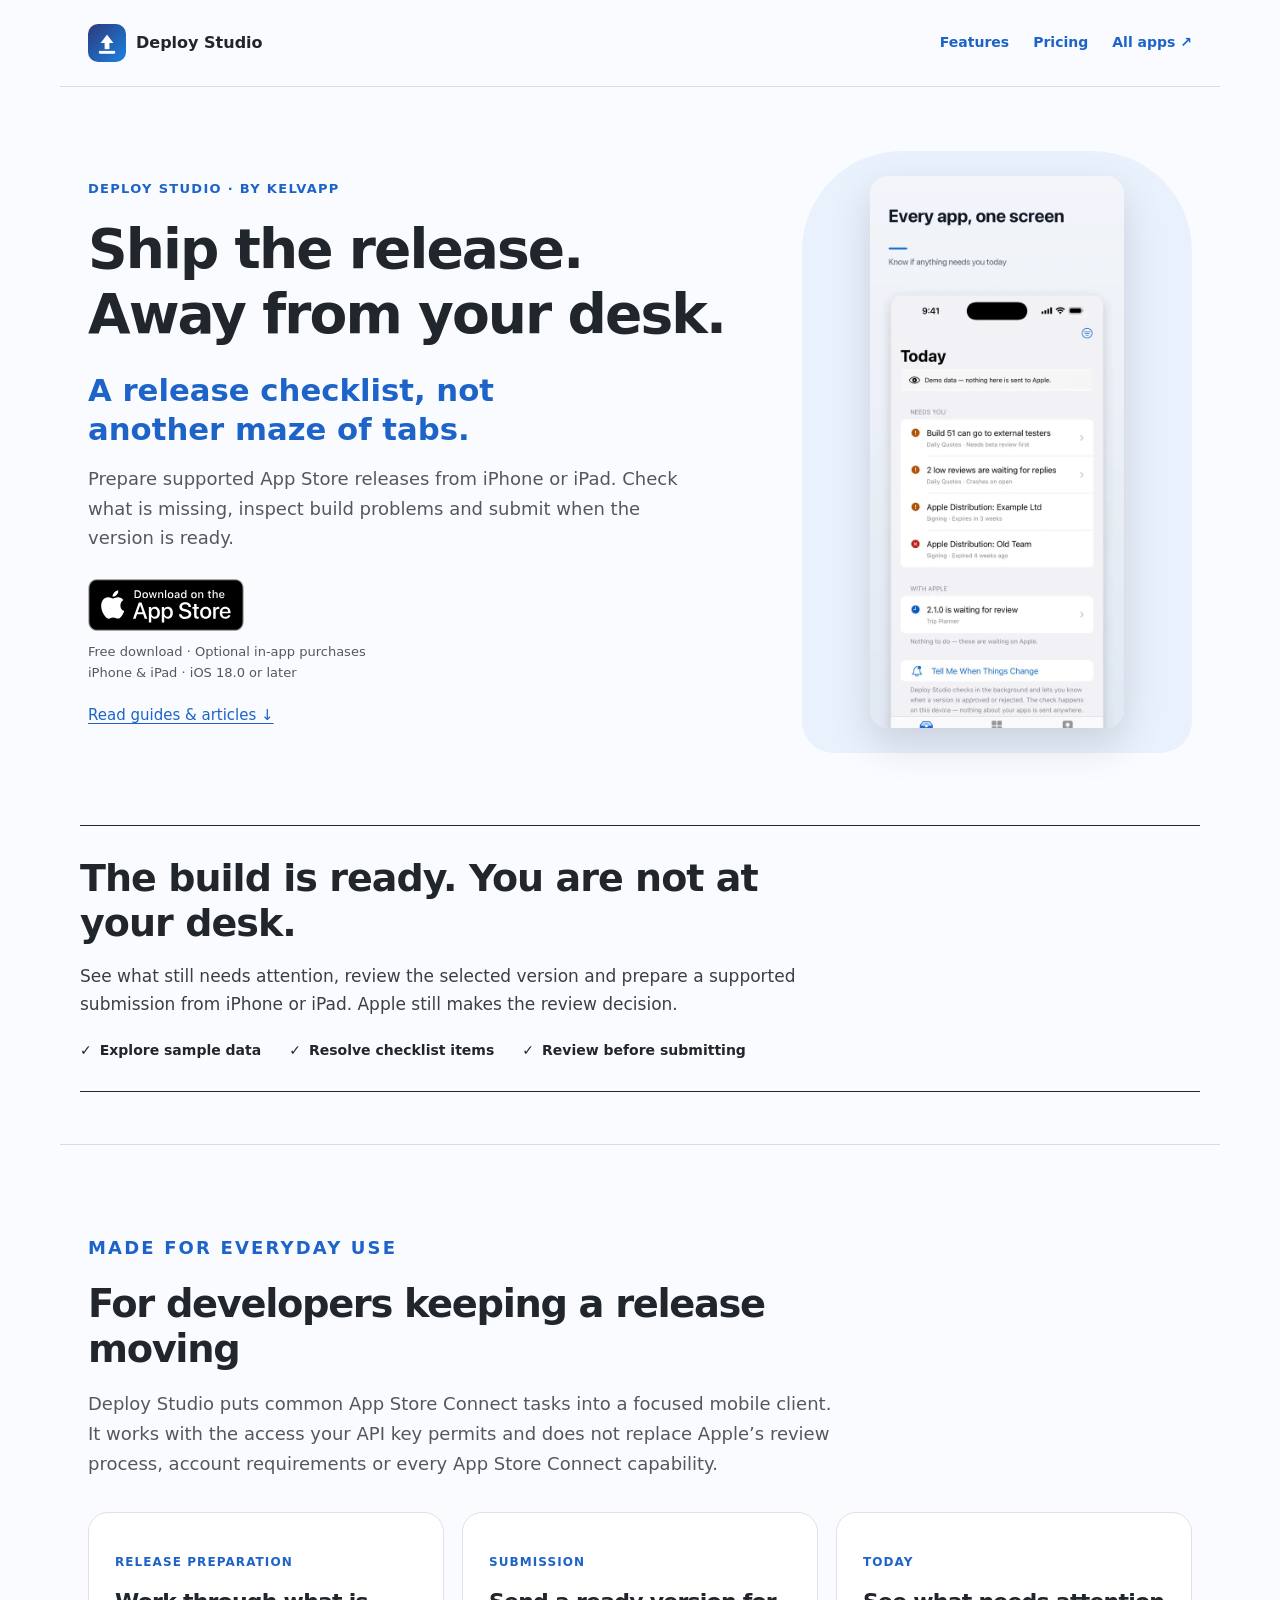
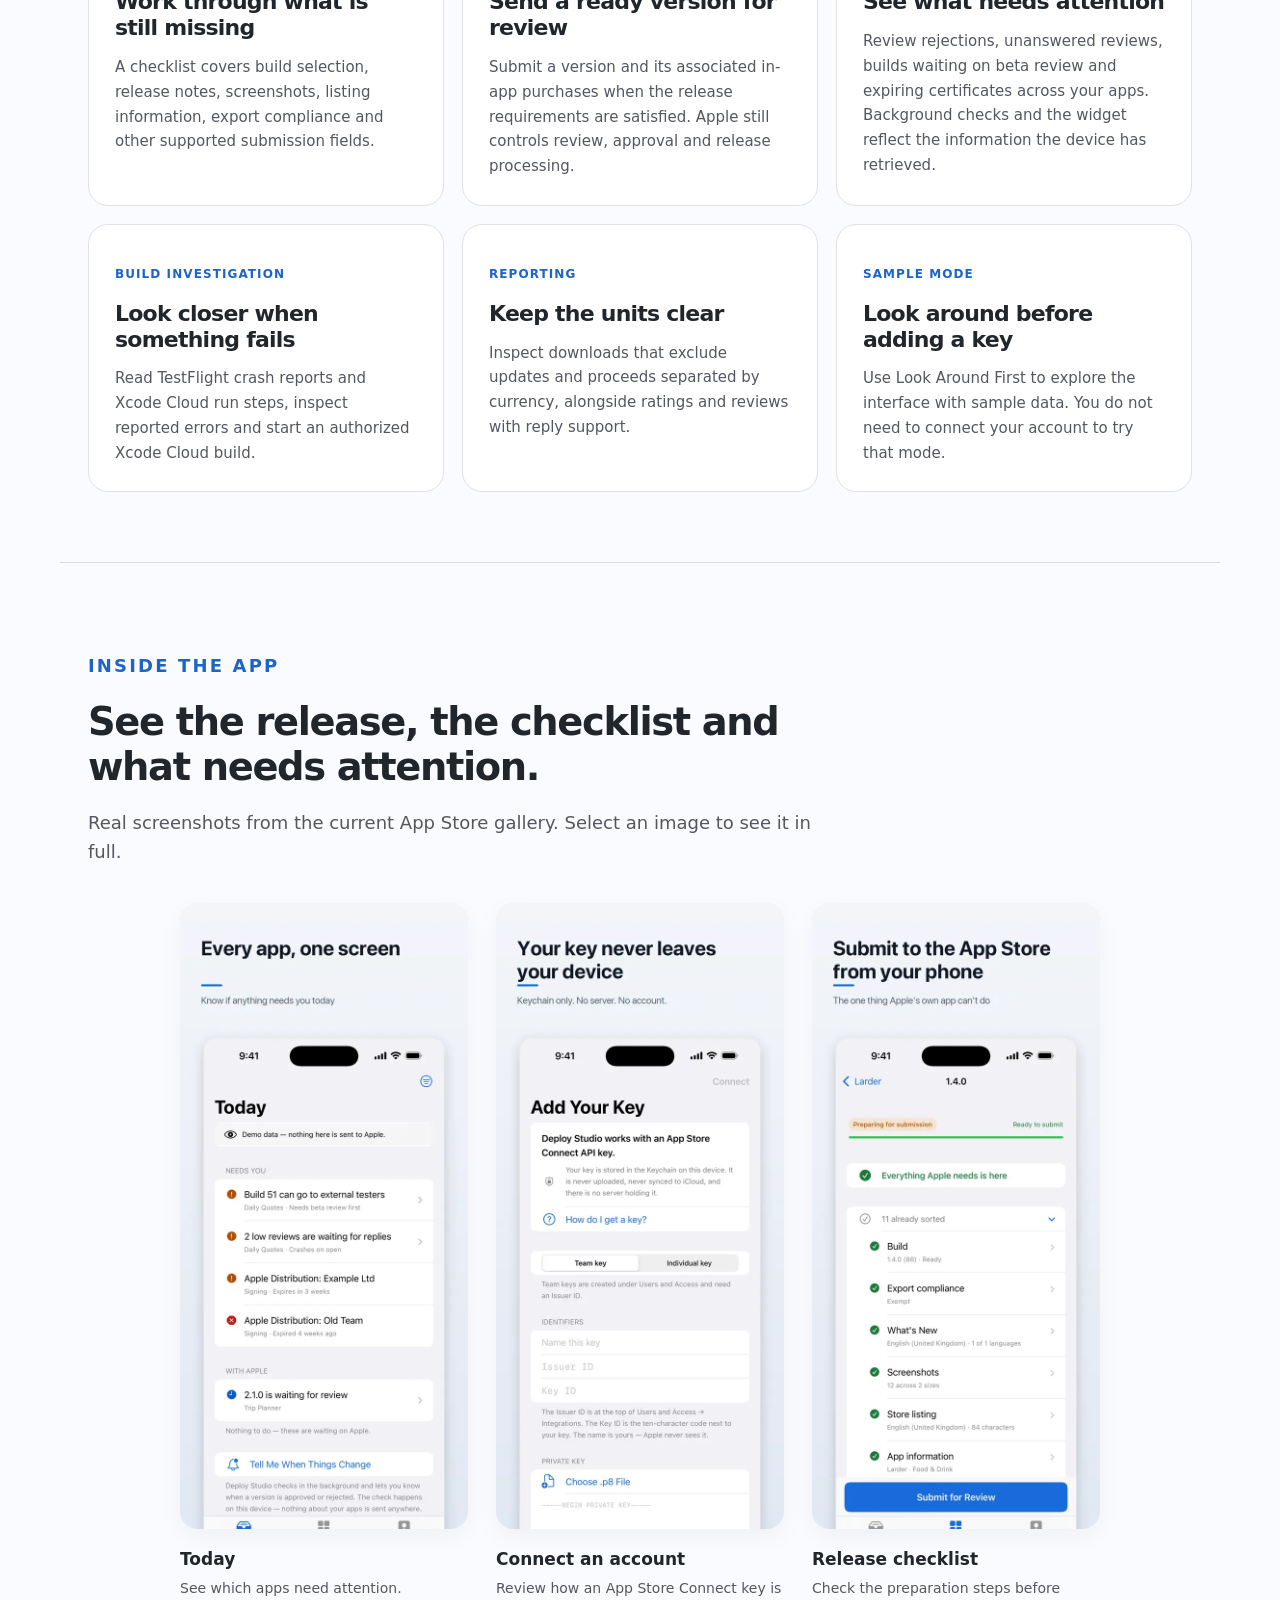
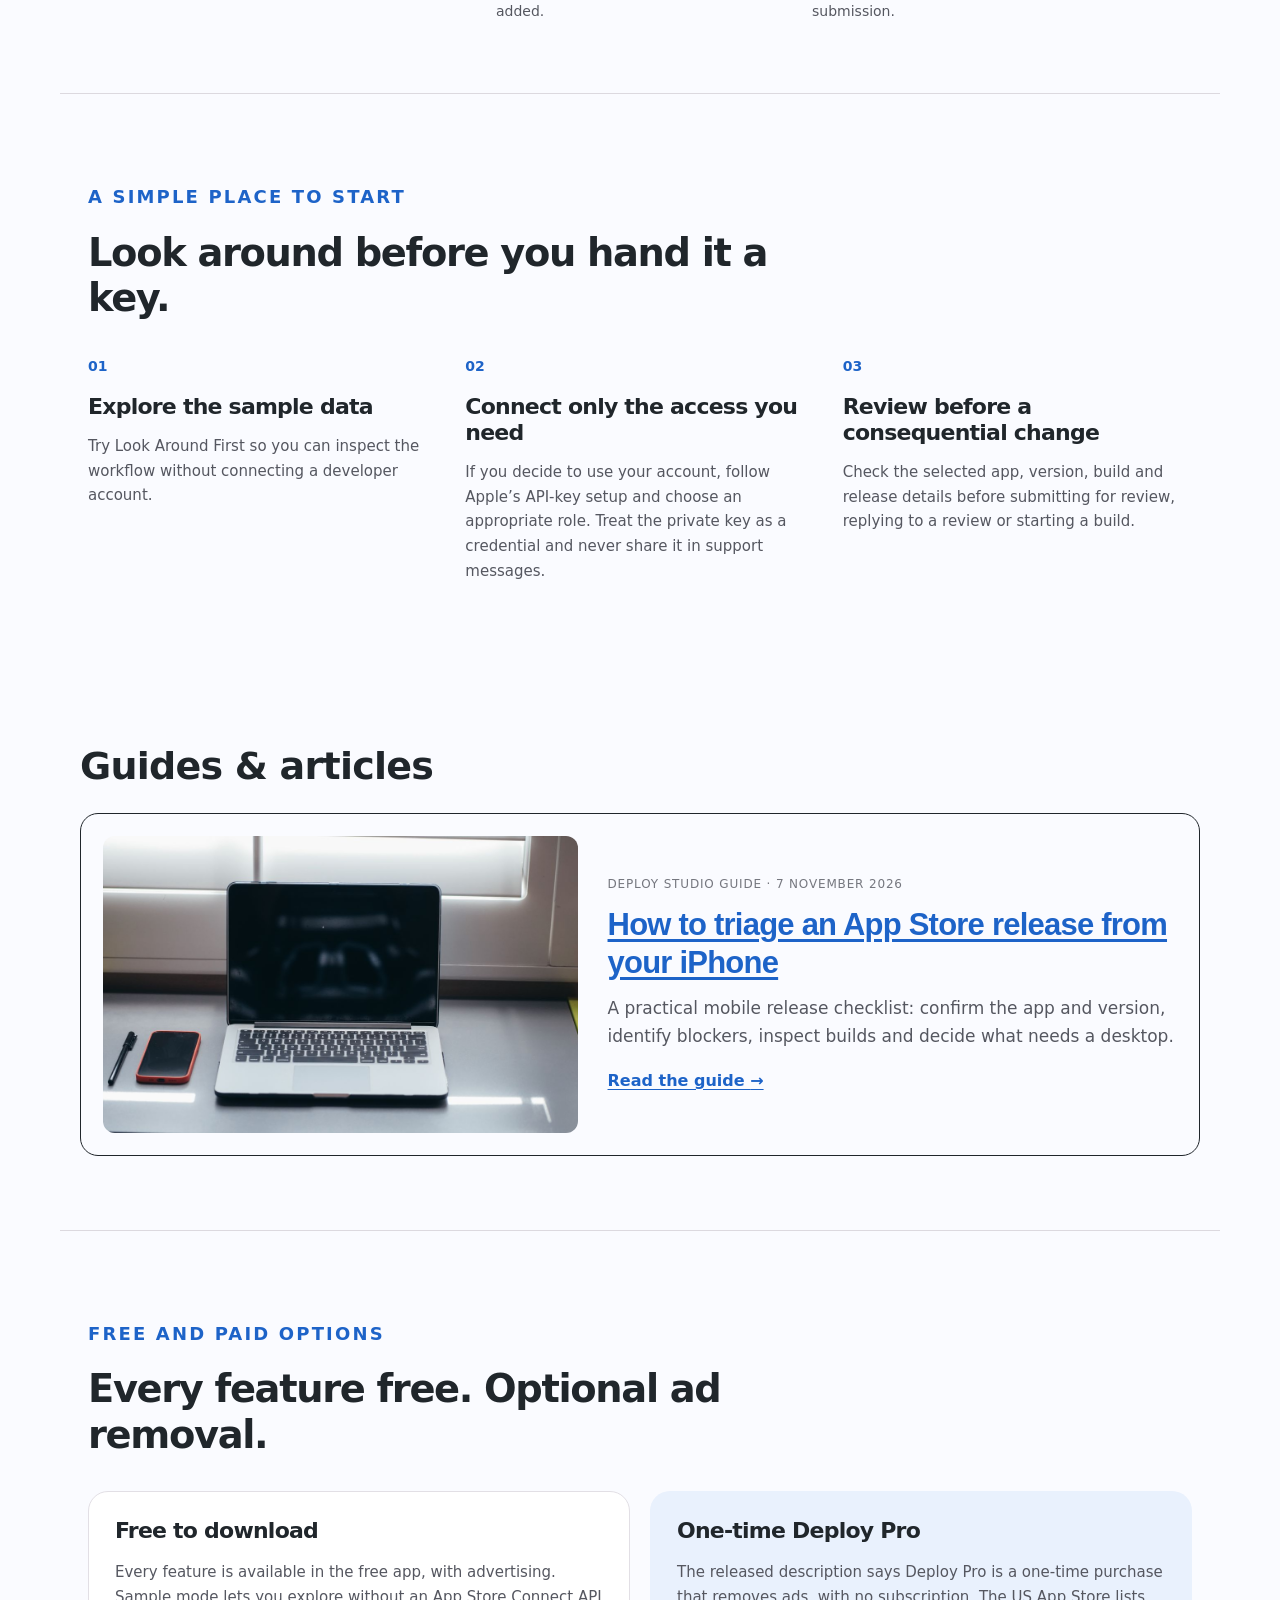
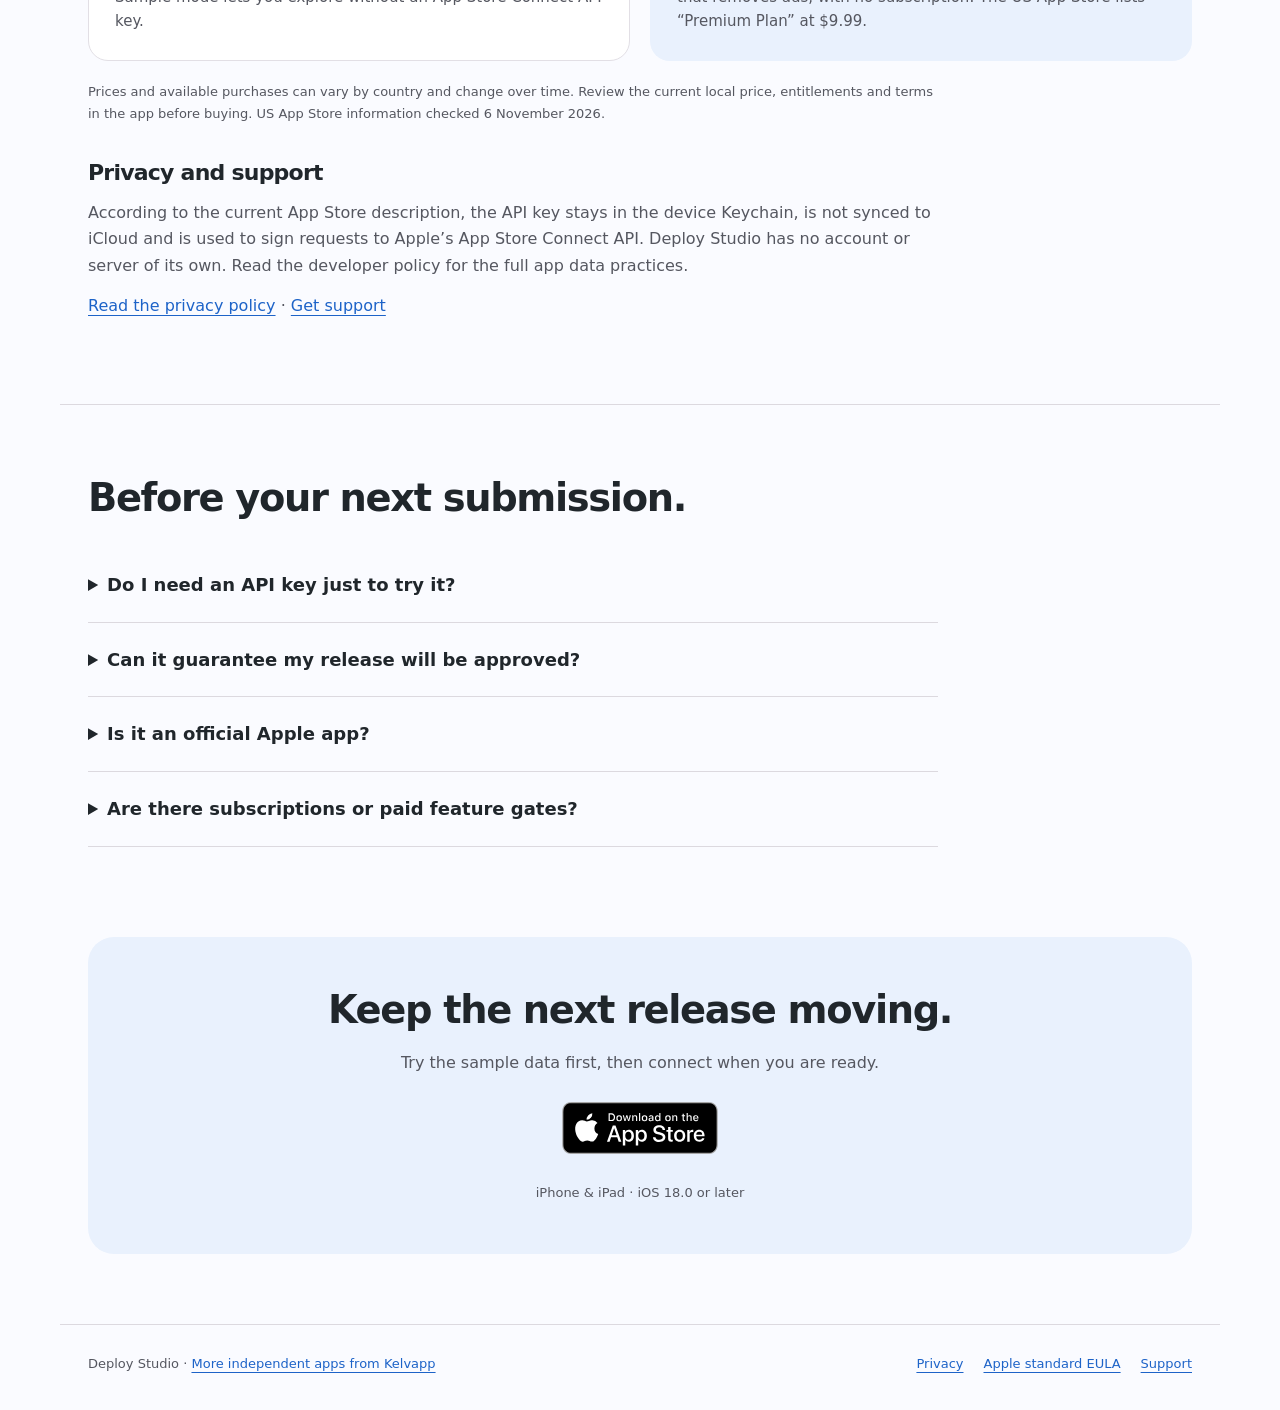
<file: index.html>
<!doctype html><html lang="en"><head><meta charset="utf-8"><meta name="viewport" content="width=device-width,initial-scale=1"><title>Deploy Studio | Kelvapp</title><meta name="description" content="An independent App Store Connect API client for iPhone and iPad. Prepare releases, inspect builds and reviews, or explore sample data before adding a key."><link rel="canonical" href="https://kelvapp.com/deploy-studio/"><meta name="robots" content="index,follow"><link rel="icon" href="_kelvapp/deploy-studio/assets/app-icon.jpg"><meta property="og:type" content="website"><meta property="og:site_name" content="Kelvapp"><meta property="og:title" content="Deploy Studio"><meta property="og:description" content="An independent App Store Connect API client for iPhone and iPad. Prepare releases, inspect builds and reviews, or explore sample data before adding a key."><meta property="og:url" content="https://kelvapp.com/deploy-studio/"><meta property="og:image" content="https://kelvapp.com/deploy-studio/assets/app-icon.jpg"><meta property="og:image:alt" content="Deploy Studio app icon"><meta name="twitter:card" content="summary"><script type="application/ld+json">{"@context": "https://schema.org", "@graph": [{"@type": "WebPage", "@id": "https://kelvapp.com/deploy-studio/#webpage", "name": "Deploy Studio", "url": "https://kelvapp.com/deploy-studio/", "description": "An independent App Store Connect API client for iPhone and iPad. Prepare releases, inspect builds and reviews, or explore sample data before adding a key.", "isPartOf": {"@id": "https://kelvapp.com/#website"}, "publisher": {"@id": "https://kelvapp.com/#publisher"}, "mainEntity": {"@id": "https://kelvapp.com/deploy-studio/#app"}}, {"@type": "SoftwareApplication", "@id": "https://kelvapp.com/deploy-studio/#app", "name": "Deploy Studio", "applicationCategory": "DeveloperApplication", "operatingSystem": "iOS 18.0 or later", "softwareVersion": "1.3.0", "identifier": "6806610127", "url": "https://kelvapp.com/deploy-studio/", "downloadUrl": "https://apps.apple.com/us/app/deploy-studio/id6806610127", "sameAs": ["https://apps.apple.com/us/app/deploy-studio/id6806610127"], "image": "https://kelvapp.com/deploy-studio/assets/app-icon.jpg", "description": "An independent App Store Connect API client for iPhone and iPad. Prepare releases, inspect builds and reviews, or explore sample data before adding a key.", "publisher": {"@id": "https://kelvapp.com/#publisher"}, "offers": {"@type": "Offer", "price": "0", "priceCurrency": "USD", "description": "Free download. Optional in-app purchases."}}, {"@type": "BreadcrumbList", "itemListElement": [{"@type": "ListItem", "position": 1, "name": "Kelvapp", "item": "https://kelvapp.com/"}, {"@type": "ListItem", "position": 2, "name": "Deploy Studio", "item": "https://kelvapp.com/deploy-studio/"}]}]}</script><style>:root{--accent:#1d63c8;--soft:#e9f1fd;--ink:#20262b;--bg:#fafbff}*{box-sizing:border-box}html{scroll-behavior:smooth}body{margin:0;background:var(--bg);color:var(--ink);font-family:system-ui,-apple-system,BlinkMacSystemFont,"Segoe UI",sans-serif;line-height:1.65}a{color:var(--accent);text-underline-offset:4px}a:hover{text-decoration-thickness:2px}a:focus-visible,summary:focus-visible{outline:3px solid var(--accent);outline-offset:5px}img{max-width:100%;height:auto}h1,h2,h3,p{margin:0}h1,h2,h3{line-height:1.18;letter-spacing:-.035em}h1{font-size:clamp(36px,4.3vw,60px);max-width:700px}h2{font-size:clamp(29px,3vw,42px)}h3{font-size:22px}p{color:#555760}strong{color:var(--ink)}.wrap{max-width:1160px;margin:auto;padding:0 28px}.skip{position:absolute;top:-100px;left:20px;background:white;padding:12px;z-index:10}.skip:focus{top:12px}.nav{display:flex;justify-content:space-between;align-items:center;gap:20px;padding-top:24px;padding-bottom:24px;border-bottom:1px solid #dcd9df}.brand{display:flex;align-items:center;gap:10px;font-weight:750;color:var(--ink);text-decoration:none}.brand img{width:38px;height:38px;border-radius:10px}.navlinks{display:flex;gap:24px;align-items:center;font-size:14px;font-weight:650}.navlinks a{text-decoration:none}.hero{display:grid;grid-template-columns:1.25fr .75fr;gap:64px;align-items:center;padding-top:64px;padding-bottom:72px}.eyebrow{text-transform:uppercase;font-size:12px;letter-spacing:.12em;font-weight:750;color:var(--accent);margin-bottom:18px}.tag{font-size:clamp(23px,2.4vw,32px);line-height:1.25;margin:24px 0 16px;max-width:530px;color:var(--accent);font-weight:650}.lede{font-size:18px;max-width:590px}.store{display:inline-flex;align-items:center;border-radius:9px;margin:26px 0 10px}.store img{width:156px;height:52px;display:block}.meta{font-size:13px}.hero-art{display:flex;justify-content:center;background:var(--soft);padding:25px;border-radius:100px 100px 32px 32px}.hero-art img{width:254px;border-radius:18px;box-shadow:0 16px 40px #0002}.section{padding-top:70px;padding-bottom:70px;border-top:1px solid #dcd9df}.intro{max-width:760px;margin-bottom:34px}.intro p{font-size:18px;margin-top:18px}.cards{display:grid;grid-template-columns:repeat(3,minmax(0,1fr));gap:18px}.card{background:white;border:1px solid #e2dfe5;border-radius:20px;padding:26px}.card .label{font-size:12px;letter-spacing:.09em;text-transform:uppercase;font-weight:750;color:var(--accent);margin-bottom:16px}.card p{font-size:15px;margin-top:14px}.gallery{display:grid;grid-template-columns:repeat(3,minmax(0,1fr));gap:28px;max-width:920px;margin:36px auto 0}.gallery figure{margin:0}.gallery a{display:block;border-radius:18px;overflow:hidden;background:var(--soft);box-shadow:0 8px 24px #0000000b}.gallery img{display:block;width:100%}.gallery figcaption{margin-top:16px;font-size:14px;color:#555760}.gallery strong{display:block;font-size:17px;margin-bottom:4px}.steps{display:grid;grid-template-columns:repeat(3,minmax(0,1fr));gap:28px;list-style:none;counter-reset:step;padding:0}.steps li{counter-increment:step}.steps li:before{content:counter(step,decimal-leading-zero);font-size:14px;font-weight:750;display:block;color:var(--accent);margin-bottom:16px}.steps p{font-size:15px;margin-top:14px}.plans{display:grid;grid-template-columns:1fr 1fr;gap:20px}.plans p{margin-top:16px}.plans .featured{background:var(--soft);border-color:transparent}.note{font-size:13px;margin-top:20px;max-width:860px}.privacy{margin-top:36px;max-width:860px}.privacy p{margin:14px 0}.faq{max-width:850px}.faq h2{margin-bottom:28px}details{padding:22px 0;border-bottom:1px solid #dcd9df}summary{font-weight:650;font-size:18px;cursor:pointer}details p{margin-top:14px;max-width:760px}.cta{padding:50px;background:var(--soft);border-radius:26px;margin-top:20px;margin-bottom:70px;text-align:center}.cta p{margin:18px auto 0}.footer{display:flex;justify-content:space-between;gap:20px;flex-wrap:wrap;border-top:1px solid #dcd9df;padding-top:28px;padding-bottom:36px;font-size:13px}.footer nav{display:flex;gap:20px;flex-wrap:wrap}.small{font-size:13px}@media(max-width:800px){.hero{gap:28px;grid-template-columns:1fr 1fr}.cards{grid-template-columns:1fr 1fr}.navlinks{gap:16px}.wrap{padding-left:24px;padding-right:24px}.gallery{gap:16px}.hero-art{padding:18px}}@media(max-width:600px){.navlinks .optional{display:none}.brand{font-size:15px}.hero{grid-template-columns:1fr;padding-top:40px;padding-bottom:48px;gap:34px}.hero-art{padding:24px;max-width:360px;width:100%;margin:auto}.hero-art img{width:240px}.lede{font-size:17px}h1{font-size:36px}.tag{font-size:25px}.section{padding-top:48px;padding-bottom:48px}.cards,.plans,.steps{grid-template-columns:1fr}.gallery{grid-template-columns:1fr;max-width:300px;gap:32px}.card{padding:24px}.steps{gap:30px}.cta{padding:32px 22px;margin-bottom:48px}.footer{display:block}.footer nav{margin-top:18px}.intro p{font-size:17px}.wrap{padding-left:22px;padding-right:22px}}@media(prefers-reduced-motion:reduce){html{scroll-behavior:auto}}</style><style id="app-article-styles">.app-guide-section{width:min(1120px,calc(100% - 40px));margin:50px auto;padding:24px 0;scroll-margin-top:25px}.app-guide-section>h2{font-size:clamp(28px,4vw,38px);line-height:1.2;margin:0 0 24px;letter-spacing:-.02em}.app-article-card{display:grid;grid-template-columns:minmax(0,1fr) minmax(0,1.2fr);gap:30px;border:1px solid currentColor;border-radius:18px;padding:22px;align-items:center;text-align:left}.app-article-card img{display:block;width:100%;height:auto;aspect-ratio:16/10;object-fit:cover;border-radius:12px}.app-article-card h3{font:700 clamp(23px,3vw,31px)/1.22 -apple-system,BlinkMacSystemFont,Segoe UI,sans-serif;letter-spacing:-.025em;margin:8px 0 14px;max-width:none}.app-article-card p{font-size:17px;line-height:1.6;margin:0 0 18px;max-width:none}.app-article-card .app-article-meta{font-size:12px;letter-spacing:.07em;text-transform:uppercase;margin:0 0 12px;opacity:.8}.app-article-card .app-article-read{font-size:16px;font-weight:700;text-decoration:underline;text-underline-offset:.2em}.kelvapp-guide-jump{font-size:15px!important;line-height:1.5;margin-top:20px!important}.kelvapp-guide-jump a{text-decoration:underline;text-underline-offset:.2em}.guide-strip .app-guide-section,.reading-preview .app-guide-section{width:100%;margin:24px 0 32px;padding:0}.guide-strip .app-article-card{display:grid;grid-template-columns:minmax(0,1fr) minmax(0,1.2fr)}.guide-strip .app-article-card>div{display:block}.guide-strip .app-article-card a{display:inline;font-size:inherit}.guide-strip .app-article-card h3 a{font-size:inherit}@media(max-width:650px){.app-guide-section{margin:32px auto}.app-article-card,.guide-strip .app-article-card{grid-template-columns:minmax(0,1fr);gap:20px;padding:18px}.app-article-card h3{font-size:25px}.app-article-card p{font-size:16px}.app-guide-section>h2{font-size:29px}}</style><style id="mobile-navigation-20261110">/* Scoped mobile navigation hardening. No content or privacy changes. */
@media (max-width: 600px) {
  .nav.wrap { flex-wrap: wrap; gap: 8px 16px; padding-top: 16px; padding-bottom: 16px; }
  .nav.wrap > .brand { min-height: 44px; min-width: 0; overflow-wrap: anywhere; }
  .nav.wrap > .navlinks { flex: 1 1 100%; flex-wrap: wrap; gap: 4px 20px; }
  .nav.wrap > .navlinks a, .nav.wrap > .navlinks .optional { display: inline-flex; align-items: center; min-height: 44px; }
  .footer nav { gap: 4px 20px; }
  .footer nav a { display: inline-flex; align-items: center; min-height: 44px; }
  .hero > *, .cards > *, .plans > *, .steps > * { min-width: 0; }
  .hero h1, .card h3 { overflow-wrap: anywhere; }
  .app-article-read { display: inline-flex; align-items: center; min-height: 44px; }
}
</style><style id="kv-reconcile-20261110">
/* App-specific editorial bridge; no JS, tracking or new assets. */
.kv-story{width:min(1120px,calc(100% - 44px));margin:0 auto 52px;padding:30px 0;border-top:1px solid currentColor;border-bottom:1px solid currentColor;color:inherit;text-align:left}.kv-story h2{font:700 clamp(26px,3vw,38px)/1.18 system-ui,sans-serif;letter-spacing:-.025em;max-width:780px;margin:0 0 16px}.kv-story p{font:400 17px/1.65 system-ui,sans-serif;max-width:780px;margin:0; color:inherit;opacity:.88}.kv-story ul{display:flex;flex-wrap:wrap;gap:12px 28px;list-style:none;padding:0;margin:22px 0 0}.kv-story li{font:650 14px/1.5 system-ui,sans-serif;margin:0}.kv-story li:before{content:'✓';margin-right:8px}.hero .kv-product-name{font-size:13px;text-transform:uppercase;letter-spacing:.1em;font-weight:750}.hero h1{overflow-wrap:break-word}@media(max-width:600px){.hero.wrap .tag{font-size:21px;margin-top:18px}.hero.wrap .lede{font-size:16px}.kv-story{margin-bottom:34px;padding:24px 0}.kv-story ul{display:grid;gap:10px}.kv-story h2{font-size:28px}}
</style></head><body><a class="skip" href="#main">Skip to content</a><header class="nav wrap"><a class="brand" href="https://kelvapp.com/deploy-studio/" aria-label="Deploy Studio"><img src="_kelvapp/deploy-studio/assets/app-icon.jpg" width="38" height="38" alt="">Deploy Studio</a><nav class="navlinks" aria-label="Main navigation"><a class="optional" href="#features">Features</a><a href="#pricing">Pricing</a><a href="https://kelvapp.com/">All apps ↗</a></nav></header><main id="main"><section class="hero wrap"><div><p class="eyebrow kv-product-name">Deploy Studio · By Kelvapp</p><h1>Ship the release. Away from your desk.</h1><p class="tag">A release checklist, not another maze of tabs.</p><p class="lede">Prepare supported App Store releases from iPhone or iPad. Check what is missing, inspect build problems and submit when the version is ready.</p><a class="store" href="https://apps.apple.com/us/app/deploy-studio/id6806610127" aria-label="Download Deploy Studio on the App Store"><img src="_kelvapp/assets/app-store-badge.svg" width="156" height="52" alt="Download on the App Store"></a><p class="meta">Free download · Optional in-app purchases<br>iPhone &amp; iPad · iOS 18.0 or later</p><p class="kelvapp-guide-jump"><a href="#app-guides">Read guides &amp; articles ↓</a></p></div><div class="hero-art"><img src="_kelvapp/deploy-studio/assets/screen-1.webp" width="600" height="1300" fetchpriority="high" alt="Deploy Studio App Store screenshot 1: Today"></div></section><section class="kv-story" aria-labelledby="kv-story-title"><h2 id="kv-story-title">The build is ready. You are not at your desk.</h2><p>See what still needs attention, review the selected version and prepare a supported submission from iPhone or iPad. Apple still makes the review decision.</p><ul><li>Explore sample data</li><li>Resolve checklist items</li><li>Review before submitting</li></ul></section><section class="section wrap" id="features"><div class="intro"><p class="eyebrow">Made for everyday use</p><h2>For developers keeping a release moving</h2><p>Deploy Studio puts common App Store Connect tasks into a focused mobile client. It works with the access your API key permits and does not replace Apple’s review process, account requirements or every App Store Connect capability.</p></div><div class="cards"><article class="card"><p class="label">Release preparation</p><h3>Work through what is still missing</h3><p>A checklist covers build selection, release notes, screenshots, listing information, export compliance and other supported submission fields.</p></article><article class="card"><p class="label">Submission</p><h3>Send a ready version for review</h3><p>Submit a version and its associated in-app purchases when the release requirements are satisfied. Apple still controls review, approval and release processing.</p></article><article class="card"><p class="label">Today</p><h3>See what needs attention</h3><p>Review rejections, unanswered reviews, builds waiting on beta review and expiring certificates across your apps. Background checks and the widget reflect the information the device has retrieved.</p></article><article class="card"><p class="label">Build investigation</p><h3>Look closer when something fails</h3><p>Read TestFlight crash reports and Xcode Cloud run steps, inspect reported errors and start an authorized Xcode Cloud build.</p></article><article class="card"><p class="label">Reporting</p><h3>Keep the units clear</h3><p>Inspect downloads that exclude updates and proceeds separated by currency, alongside ratings and reviews with reply support.</p></article><article class="card"><p class="label">Sample mode</p><h3>Look around before adding a key</h3><p>Use Look Around First to explore the interface with sample data. You do not need to connect your account to try that mode.</p></article></div></section><section class="section wrap" aria-labelledby="screenshots"><div class="intro"><p class="eyebrow">Inside the app</p><h2 id="screenshots">See the release, the checklist and what needs attention.</h2><p>Real screenshots from the current App Store gallery. Select an image to see it in full.</p></div><div class="gallery"><figure><a href="_kelvapp/deploy-studio/assets/screen-1.webp" aria-label="View full Today screenshot"><img src="_kelvapp/deploy-studio/assets/screen-1.webp" width="600" height="1300" loading="lazy" alt="Deploy Studio App Store screenshot 1: Today"></a><figcaption><strong>Today</strong>See which apps need attention.</figcaption></figure><figure><a href="_kelvapp/deploy-studio/assets/screen-2.webp" aria-label="View full Connect an account screenshot"><img src="_kelvapp/deploy-studio/assets/screen-2.webp" width="600" height="1300" loading="lazy" alt="Deploy Studio App Store screenshot 2: Connect an account"></a><figcaption><strong>Connect an account</strong>Review how an App Store Connect key is added.</figcaption></figure><figure><a href="_kelvapp/deploy-studio/assets/screen-3.webp" aria-label="View full Release checklist screenshot"><img src="_kelvapp/deploy-studio/assets/screen-3.webp" width="600" height="1300" loading="lazy" alt="Deploy Studio App Store screenshot 3: Release checklist"></a><figcaption><strong>Release checklist</strong>Check the preparation steps before submission.</figcaption></figure></div></section><section class="section wrap"><div class="intro"><p class="eyebrow">A simple place to start</p><h2>Look around before you hand it a key.</h2></div><ol class="steps"><li><h3>Explore the sample data</h3><p>Try Look Around First so you can inspect the workflow without connecting a developer account.</p></li><li><h3>Connect only the access you need</h3><p>If you decide to use your account, follow Apple’s API-key setup and choose an appropriate role. Treat the private key as a credential and never share it in support messages.</p></li><li><h3>Review before a consequential change</h3><p>Check the selected app, version, build and release details before submitting for review, replying to a review or starting a build.</p></li></ol></section><section class="app-guide-section" id="app-guides" aria-labelledby="app-guides-title"><h2 id="app-guides-title">Guides &amp; articles</h2><article class="app-article-card"><a href="_kelvapp/deploy-studio/guides/app-store-release-triage-iphone/index.html" tabindex="-1" aria-hidden="true"><img src="_kelvapp/assets/guides/deploy-studio.jpg" alt="" width="640" height="400" loading="lazy"></a><div><p class="app-article-meta">Deploy Studio guide · 7 November 2026</p><h3><a href="_kelvapp/deploy-studio/guides/app-store-release-triage-iphone/index.html">How to triage an App Store release from your iPhone</a></h3><p>A practical mobile release checklist: confirm the app and version, identify blockers, inspect builds and decide what needs a desktop.</p><a class="app-article-read" href="_kelvapp/deploy-studio/guides/app-store-release-triage-iphone/index.html">Read the guide <span aria-hidden="true">→</span></a></div></article></section><section class="section wrap" id="pricing"><div class="intro"><p class="eyebrow">Free and paid options</p><h2>Every feature free. Optional ad removal.</h2></div><div class="plans"><article class="card"><h3>Free to download</h3><p>Every feature is available in the free app, with advertising. Sample mode lets you explore without an App Store Connect API key.</p></article><article class="card featured"><h3>One-time Deploy Pro</h3><p>The released description says Deploy Pro is a one-time purchase that removes ads, with no subscription. The US App Store lists “Premium Plan” at $9.99.</p></article></div><p class="note">Prices and available purchases can vary by country and change over time. Review the current local price, entitlements and terms in the app before buying. US App Store information checked 6 November 2026.</p><div class="privacy"><h3>Privacy and support</h3><p>According to the current App Store description, the API key stays in the device Keychain, is not synced to iCloud and is used to sign requests to Apple’s App Store Connect API. Deploy Studio has no account or server of its own. Read the developer policy for the full app data practices.</p><p><a href="https://zhiyao92.github.io/ios-apps/privacy-policy.html">Read the privacy policy</a> · <a href="https://zhiyao92.github.io/ios-apps/contact-us.html">Get support</a></p></div></section><section class="section wrap"><div class="faq"><h2>Before your next submission.</h2><details><summary>Do I need an API key just to try it?</summary><p>No. Look Around First uses sample data so you can explore without connecting an App Store Connect account.</p></details><details><summary>Can it guarantee my release will be approved?</summary><p>No. It helps prepare and submit supported release information. Apple makes the App Review decision and may require further action.</p></details><details><summary>Is it an official Apple app?</summary><p>No. Deploy Studio is independently published and is not affiliated with or endorsed by Apple Inc.</p></details><details><summary>Are there subscriptions or paid feature gates?</summary><p>The current description says every feature stays free. The optional one-time Deploy Pro purchase removes advertising.</p></details></div></section><div class="wrap"><section class="cta"><h2>Keep the next release moving.</h2><p>Try the sample data first, then connect when you are ready.</p><a class="store" href="https://apps.apple.com/us/app/deploy-studio/id6806610127" aria-label="Download Deploy Studio on the App Store"><img src="_kelvapp/assets/app-store-badge.svg" width="156" height="52" alt="Download on the App Store"></a><p class="small">iPhone &amp; iPad · iOS 18.0 or later</p></section></div></main><footer class="footer wrap"><p>Deploy Studio · <a href="https://kelvapp.com/">More independent apps from Kelvapp</a></p><nav aria-label="Legal and support"><a href="https://zhiyao92.github.io/ios-apps/privacy-policy.html">Privacy</a><a href="https://www.apple.com/legal/internet-services/itunes/dev/stdeula/">Apple standard EULA</a><a href="https://zhiyao92.github.io/ios-apps/contact-us.html">Support</a></nav></footer></body></html>
</file>
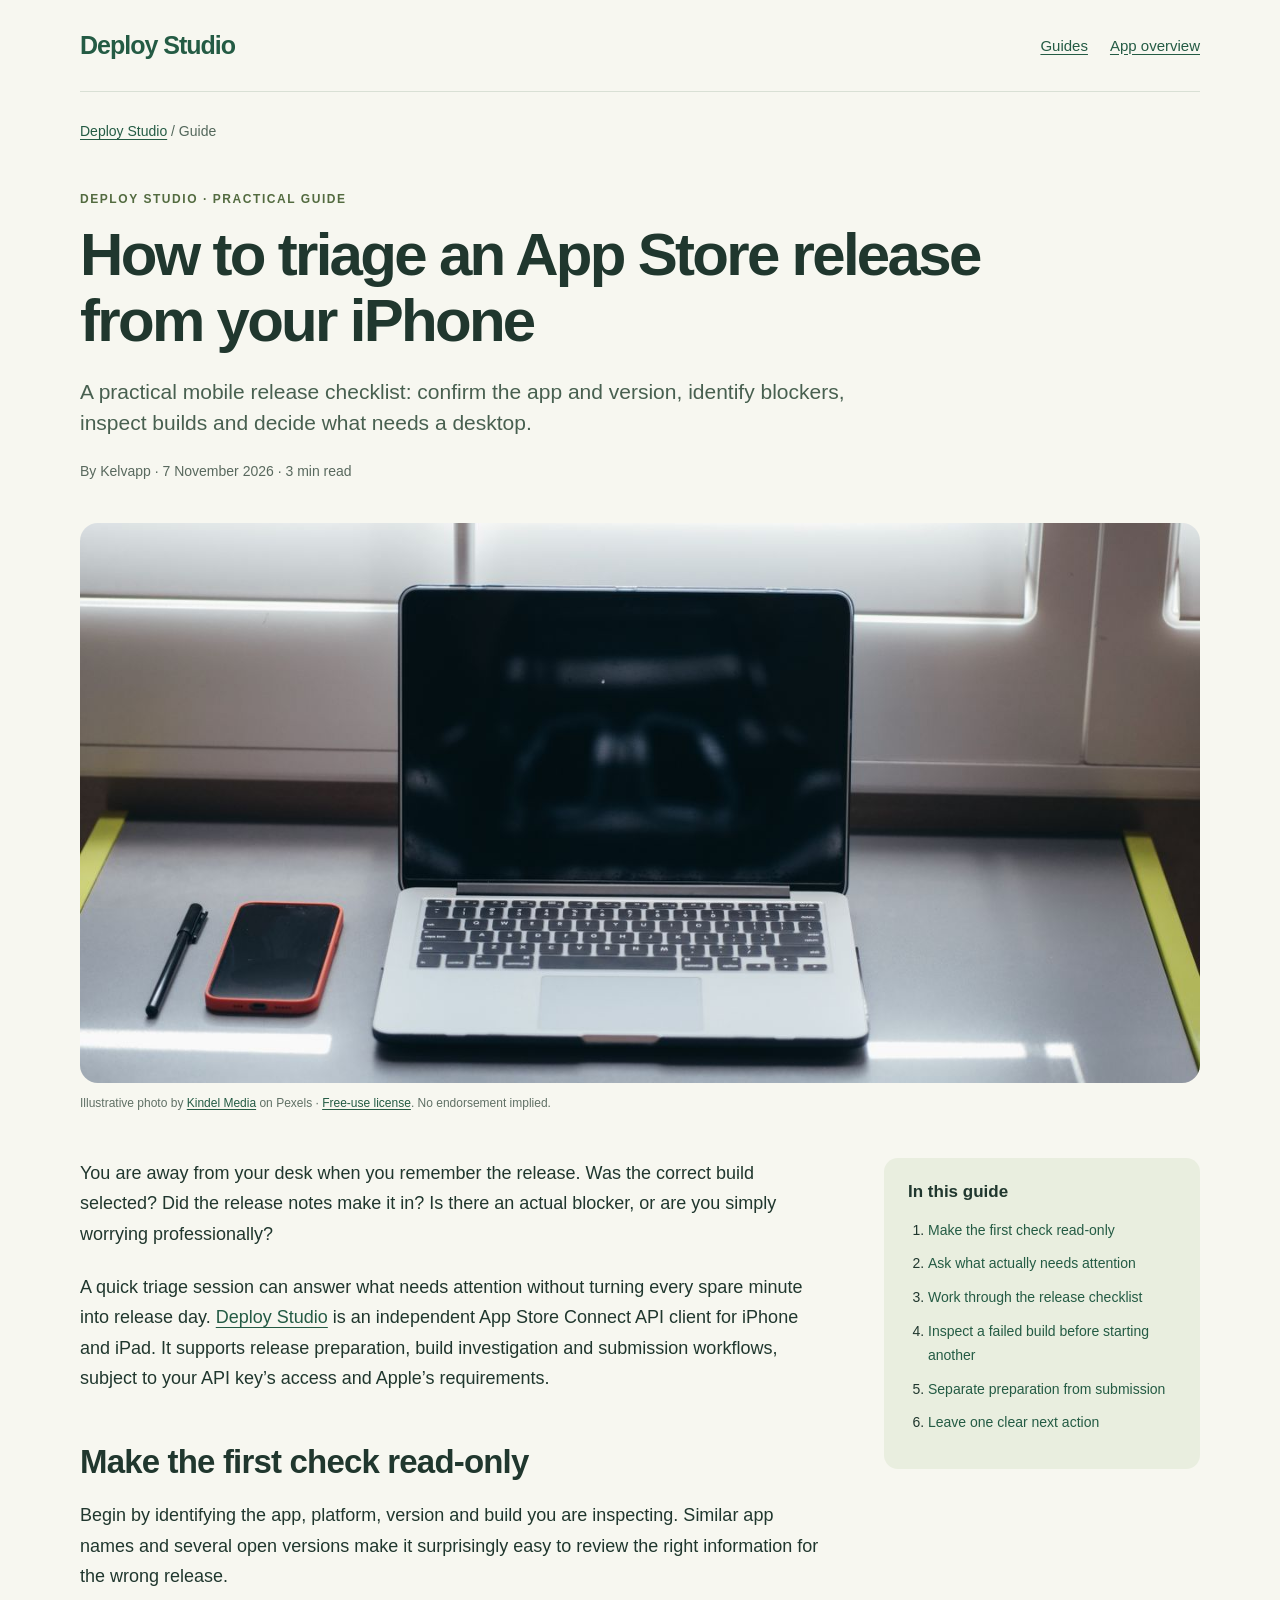
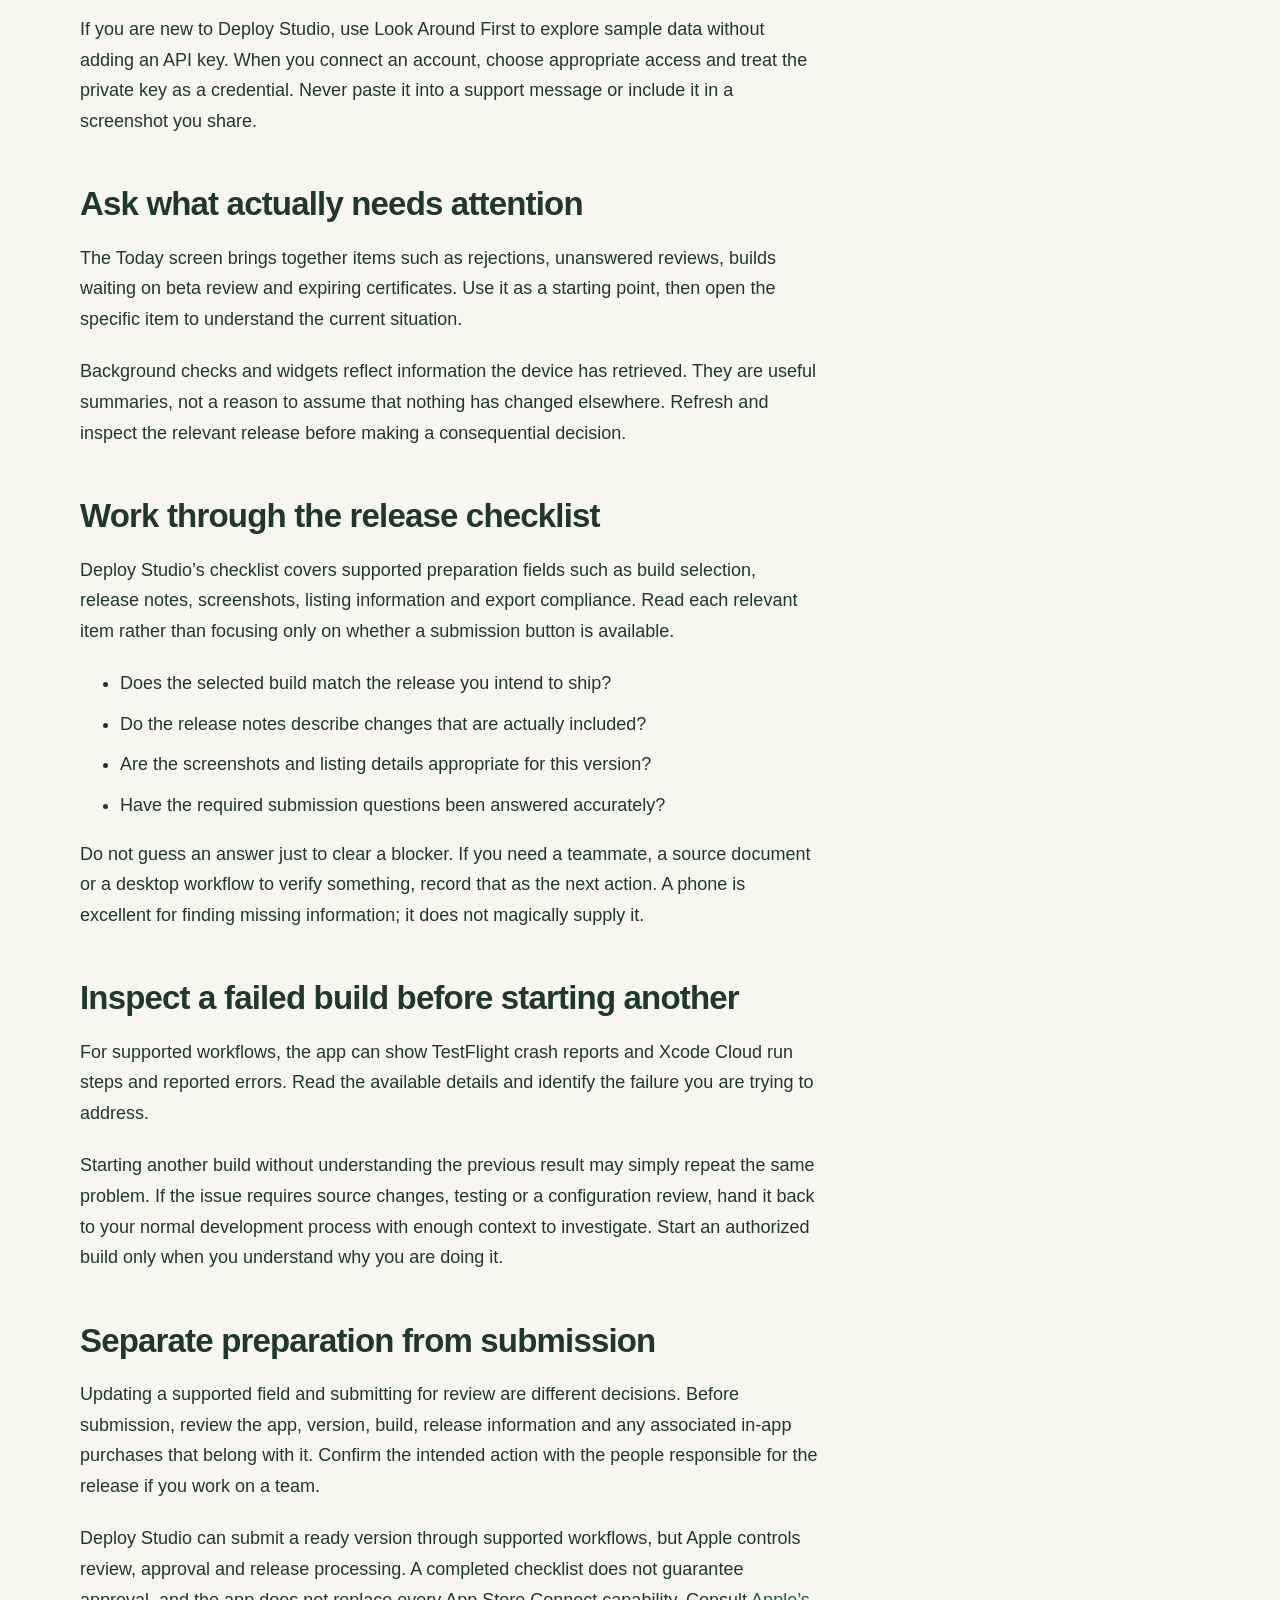
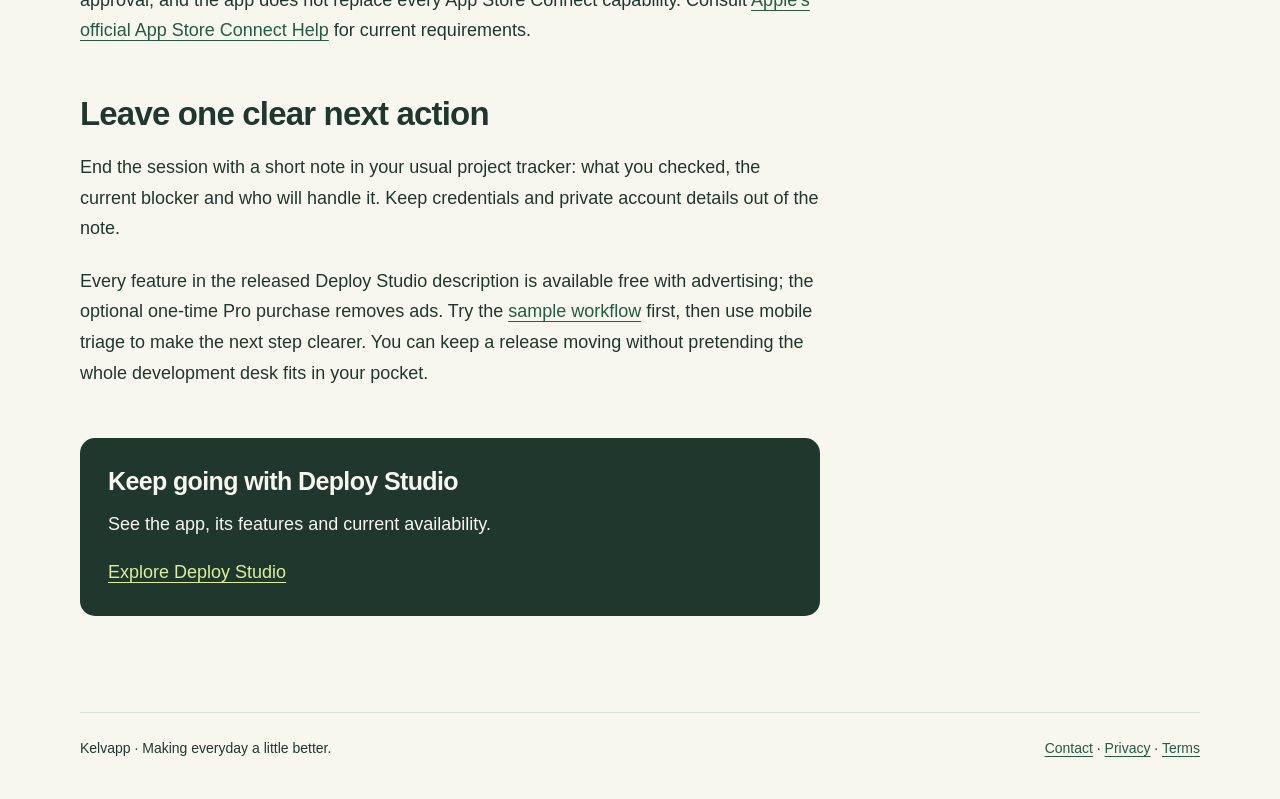
<file: _kelvapp/deploy-studio/guides/app-store-release-triage-iphone/index.html>
<!doctype html><html lang="en"><head><meta charset="utf-8"><meta name="viewport" content="width=device-width,initial-scale=1"><title>How to triage an App Store release from your iPhone | Kelvapp</title><meta name="description" content="A practical mobile release checklist: confirm the app and version, identify blockers, inspect builds and decide what needs a desktop."><meta name="robots" content="index,follow"><link rel="canonical" href="https://kelvapp.com/deploy-studio/guides/app-store-release-triage-iphone/"><link rel="stylesheet" href="../../../assets/guides/guide.css"><meta property="og:site_name" content="Kelvapp"><meta property="og:type" content="article"><meta property="og:title" content="How to triage an App Store release from your iPhone"><meta property="og:description" content="A practical mobile release checklist: confirm the app and version, identify blockers, inspect builds and decide what needs a desktop."><meta property="og:url" content="https://kelvapp.com/deploy-studio/guides/app-store-release-triage-iphone/"><meta property="og:image" content="https://kelvapp.com/assets/guides/deploy-studio.jpg"><meta name="twitter:card" content="summary_large_image"><meta name="twitter:image" content="https://kelvapp.com/assets/guides/deploy-studio.jpg"><script type="application/ld+json">{"@context": "https://schema.org", "@graph": [{"@type": "Article", "headline": "How to triage an App Store release from your iPhone", "description": "A practical mobile release checklist: confirm the app and version, identify blockers, inspect builds and decide what needs a desktop.", "datePublished": "2026-11-07", "dateModified": "2026-11-07", "mainEntityOfPage": "https://kelvapp.com/deploy-studio/guides/app-store-release-triage-iphone/", "url": "https://kelvapp.com/deploy-studio/guides/app-store-release-triage-iphone/", "inLanguage": "en", "image": "https://kelvapp.com/assets/guides/deploy-studio.jpg", "author": {"@type": "Organization", "name": "Kelvapp", "url": "https://kelvapp.com/"}, "publisher": {"@type": "Organization", "name": "Kelvapp", "url": "https://kelvapp.com/"}, "wordCount": 643}, {"@type": "BreadcrumbList", "itemListElement": [{"@type": "ListItem", "position": 1, "name": "Kelvapp", "item": "https://kelvapp.com/"}, {"@type": "ListItem", "position": 2, "name": "Deploy Studio", "item": "https://kelvapp.com/deploy-studio/"}, {"@type": "ListItem", "position": 3, "name": "How to triage an App Store release from your iPhone", "item": "https://kelvapp.com/deploy-studio/guides/app-store-release-triage-iphone/"}]}]}</script></head><body><a class="skip" href="#main">Skip to content</a><div class="wrap"><header class="site-header"><a class="brand" href="../../../../index.html">Deploy Studio</a><nav aria-label="Deploy Studio navigation"><a href="../../../../index.html#app-guides">Guides</a><a href="../../../../index.html">App overview</a></nav></header><main id="main"><nav class="crumb" aria-label="Breadcrumb"><a href="../../../../index.html">Deploy Studio</a> / Guide</nav><header class="article-head"><p class="eyebrow">Deploy Studio · Practical guide</p><h1>How to triage an App Store release from your iPhone</h1><p class="dek">A practical mobile release checklist: confirm the app and version, identify blockers, inspect builds and decide what needs a desktop.</p><p class="byline">By Kelvapp · <time datetime="2026-11-07">7 November 2026</time> · 3 min read</p></header><figure class="hero"><img src="../../../assets/guides/deploy-studio.jpg" width="1280" height="640" style="object-position:50% 50%" alt="A laptop and smartphone on a desk beside a window." fetchpriority="high"><figcaption>Illustrative photo by <a href="https://www.pexels.com/photo/a-laptop-and-a-smartphone-on-a-desk-7054521/">Kindel Media</a> on Pexels · <a href="https://www.pexels.com/license/">Free-use license</a>. No endorsement implied.</figcaption></figure><div class="article-layout"><article class="article-body"><p>You are away from your desk when you remember the release. Was the correct build selected? Did the release notes make it in? Is there an actual blocker, or are you simply worrying professionally?</p>
<p>A quick triage session can answer what needs attention without turning every spare minute into release day. <a href="https://kelvapp.com/deploy-studio/">Deploy Studio</a> is an independent App Store Connect API client for iPhone and iPad. It supports release preparation, build investigation and submission workflows, subject to your API key’s access and Apple’s requirements.</p>
<h2 id="make-the-first-check-read-only">Make the first check read-only</h2>
<p>Begin by identifying the app, platform, version and build you are inspecting. Similar app names and several open versions make it surprisingly easy to review the right information for the wrong release.</p>
<p>If you are new to Deploy Studio, use Look Around First to explore sample data without adding an API key. When you connect an account, choose appropriate access and treat the private key as a credential. Never paste it into a support message or include it in a screenshot you share.</p>
<h2 id="ask-what-actually-needs-attention">Ask what actually needs attention</h2>
<p>The Today screen brings together items such as rejections, unanswered reviews, builds waiting on beta review and expiring certificates. Use it as a starting point, then open the specific item to understand the current situation.</p>
<p>Background checks and widgets reflect information the device has retrieved. They are useful summaries, not a reason to assume that nothing has changed elsewhere. Refresh and inspect the relevant release before making a consequential decision.</p>
<h2 id="work-through-the-release-checklist">Work through the release checklist</h2>
<p>Deploy Studio’s checklist covers supported preparation fields such as build selection, release notes, screenshots, listing information and export compliance. Read each relevant item rather than focusing only on whether a submission button is available.</p>
<ul><li>Does the selected build match the release you intend to ship?</li><li>Do the release notes describe changes that are actually included?</li><li>Are the screenshots and listing details appropriate for this version?</li><li>Have the required submission questions been answered accurately?</li></ul>
<p>Do not guess an answer just to clear a blocker. If you need a teammate, a source document or a desktop workflow to verify something, record that as the next action. A phone is excellent for finding missing information; it does not magically supply it.</p>
<h2 id="inspect-a-failed-build-before-starting-another">Inspect a failed build before starting another</h2>
<p>For supported workflows, the app can show TestFlight crash reports and Xcode Cloud run steps and reported errors. Read the available details and identify the failure you are trying to address.</p>
<p>Starting another build without understanding the previous result may simply repeat the same problem. If the issue requires source changes, testing or a configuration review, hand it back to your normal development process with enough context to investigate. Start an authorized build only when you understand why you are doing it.</p>
<h2 id="separate-preparation-from-submission">Separate preparation from submission</h2>
<p>Updating a supported field and submitting for review are different decisions. Before submission, review the app, version, build, release information and any associated in-app purchases that belong with it. Confirm the intended action with the people responsible for the release if you work on a team.</p>
<p>Deploy Studio can submit a ready version through supported workflows, but Apple controls review, approval and release processing. A completed checklist does not guarantee approval, and the app does not replace every App Store Connect capability. Consult <a href="https://developer.apple.com/help/app-store-connect/">Apple’s official App Store Connect Help</a> for current requirements.</p>
<h2 id="leave-one-clear-next-action">Leave one clear next action</h2>
<p>End the session with a short note in your usual project tracker: what you checked, the current blocker and who will handle it. Keep credentials and private account details out of the note.</p>
<p>Every feature in the released Deploy Studio description is available free with advertising; the optional one-time Pro purchase removes ads. Try the <a href="https://kelvapp.com/deploy-studio/">sample workflow</a> first, then use mobile triage to make the next step clearer. You can keep a release moving without pretending the whole development desk fits in your pocket.</p><aside class="next"><h2>Keep going with Deploy Studio</h2><p>See the app, its features and current availability.</p><a href="../../../../index.html">Explore Deploy Studio</a></aside></article><aside class="sidebar"><h2>In this guide</h2><ol><li><a href="#make-the-first-check-read-only">Make the first check read-only</a></li><li><a href="#ask-what-actually-needs-attention">Ask what actually needs attention</a></li><li><a href="#work-through-the-release-checklist">Work through the release checklist</a></li><li><a href="#inspect-a-failed-build-before-starting-another">Inspect a failed build before starting another</a></li><li><a href="#separate-preparation-from-submission">Separate preparation from submission</a></li><li><a href="#leave-one-clear-next-action">Leave one clear next action</a></li></ol></aside></div></main><footer class="foot"><span>Kelvapp · Making everyday a little better.</span><nav aria-label="Support and legal"><a href="https://kelvapp.com/contact/">Contact</a> · <a href="https://kelvapp.com/privacy/">Privacy</a> · <a href="https://kelvapp.com/terms/">Terms</a></nav></footer></div></body></html>
</file>
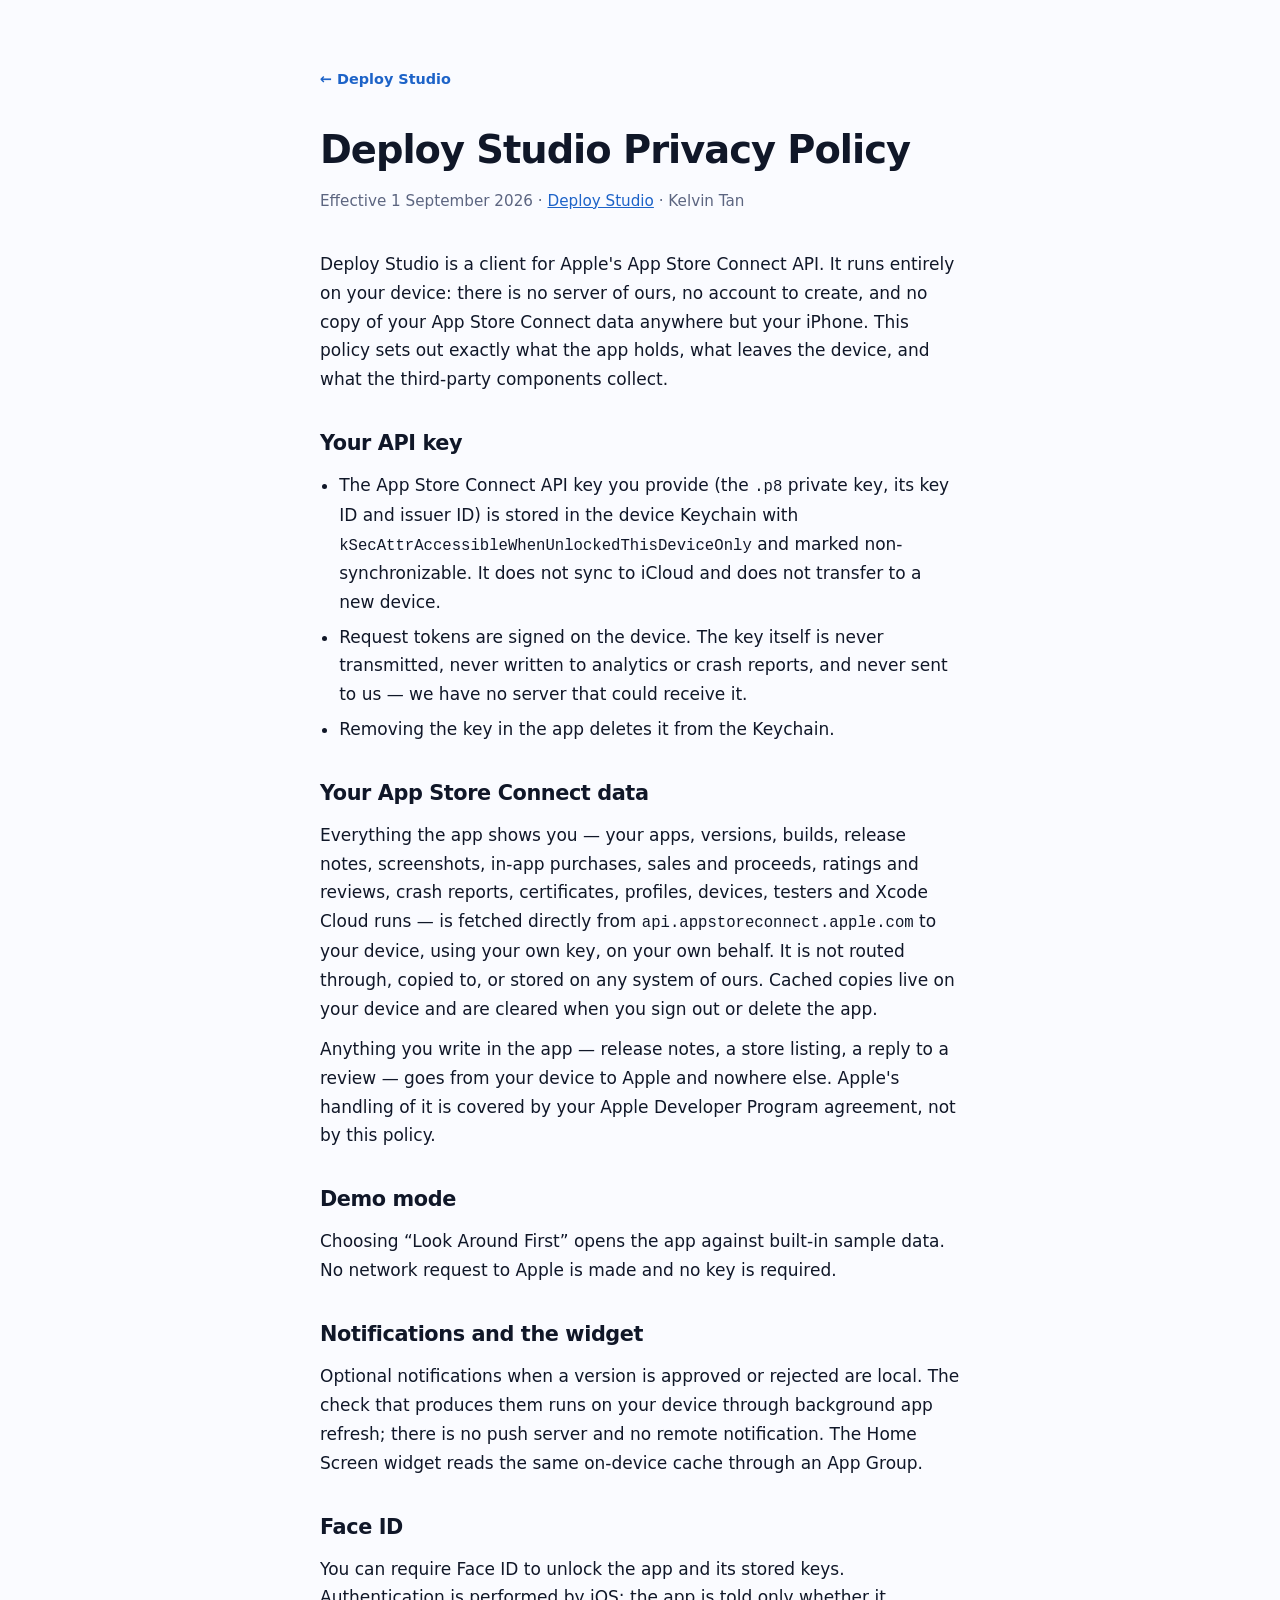
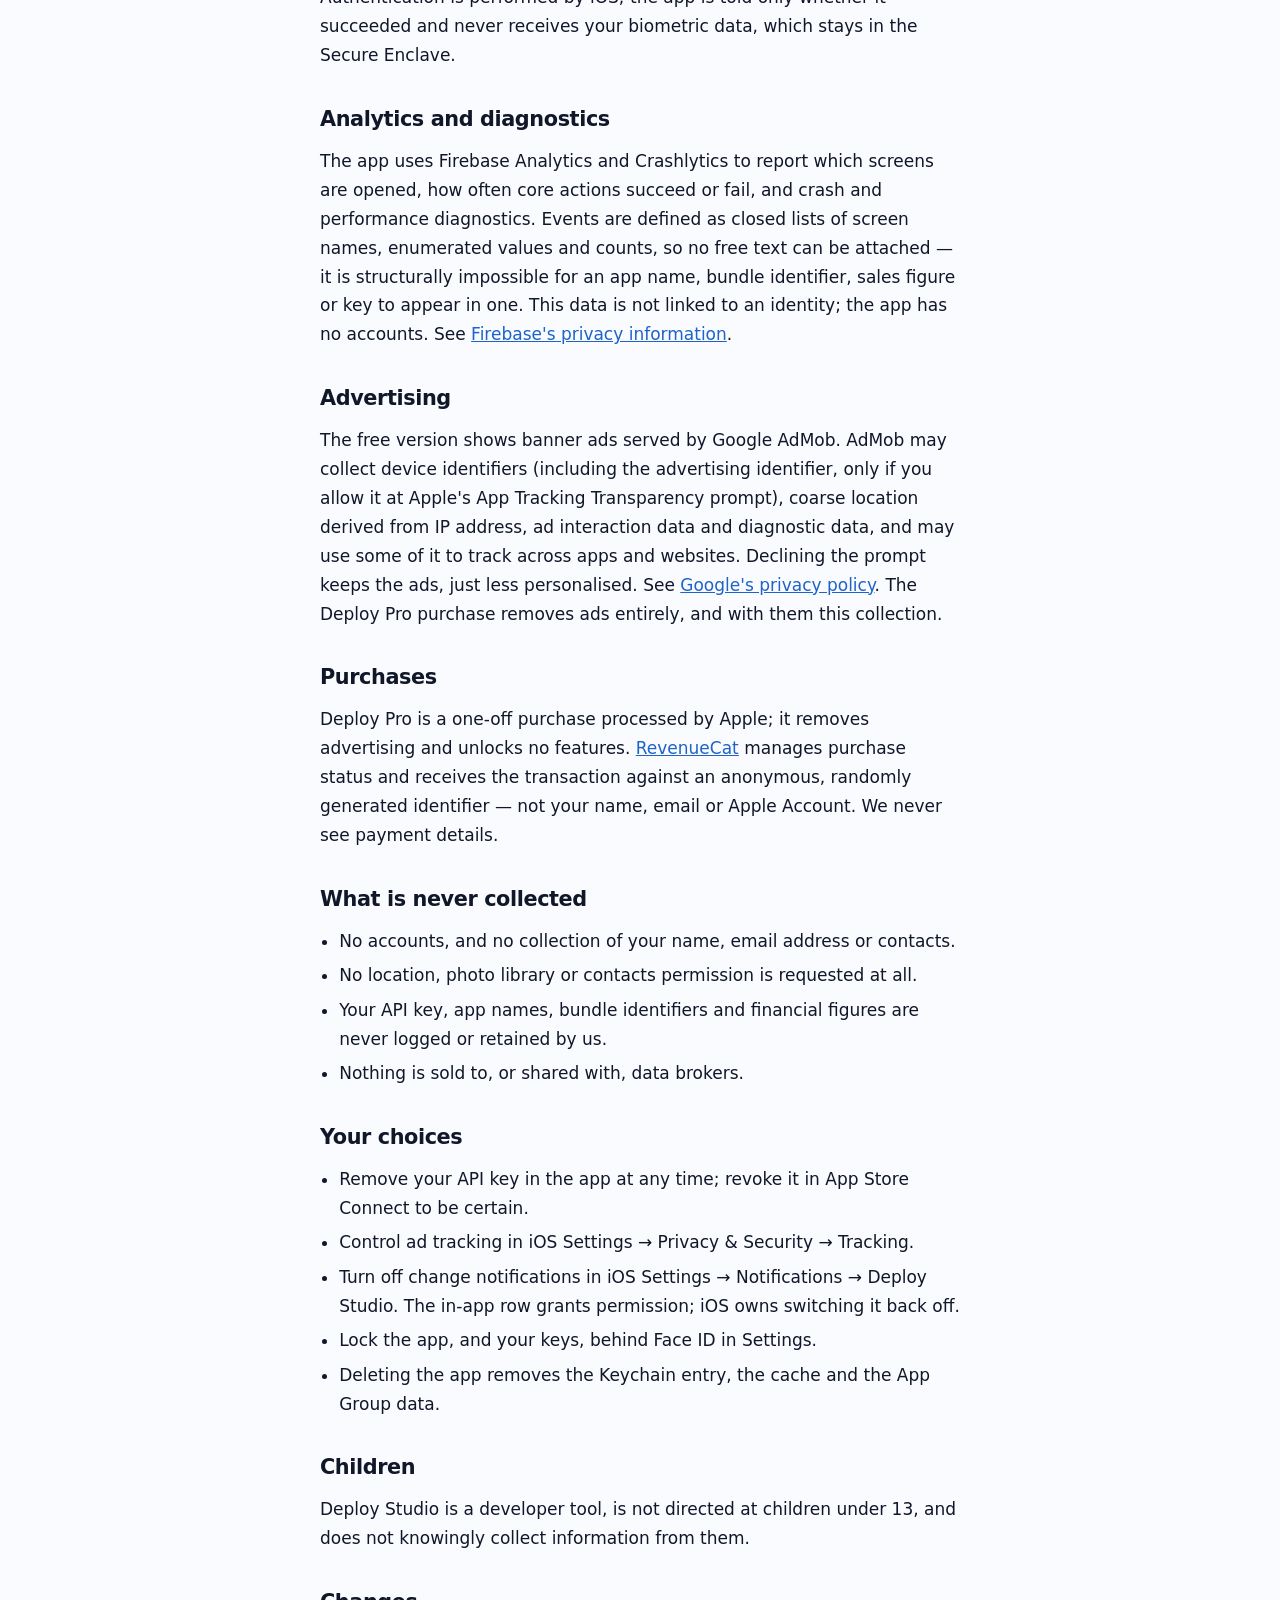
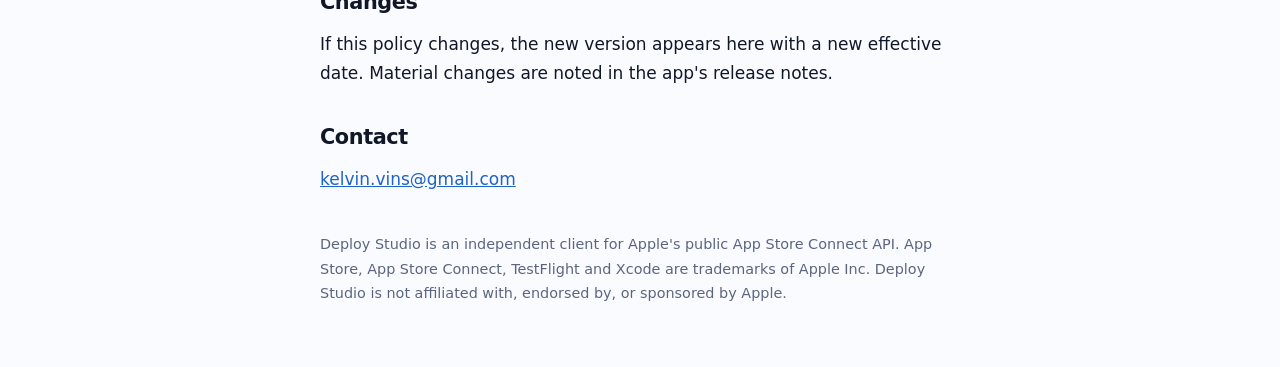
<file: privacy.html>
<!doctype html>
<html lang="en">
<head>
<meta charset="utf-8">
<meta name="viewport" content="width=device-width, initial-scale=1">
<title>Deploy Studio — Privacy Policy</title>
<link rel="icon" href="assets/app-icon.png">
<link rel="canonical" href="https://zhiyao92.github.io/deploy-studio-landing/privacy.html">
<style>
  *, *::before, *::after { box-sizing: border-box; margin: 0; padding: 0; }
  :root { --ground:#FAFBFF; --ink:#101728; --muted:#5C6580; --edge:#E1E7F3; --accent:#1D63C8; }
  @media (prefers-color-scheme: dark) {
    :root { --ground:#0B1020; --ink:#EAEEF8; --muted:#98A3BF; --edge:#253048; --accent:#6FA3F2; }
  }
  body {
    background: var(--ground); color: var(--ink);
    font-family: -apple-system, BlinkMacSystemFont, "SF Pro Text", "Segoe UI", system-ui, sans-serif;
    font-size: 17px; line-height: 1.7; -webkit-font-smoothing: antialiased;
  }
  .wrap { max-width: 44rem; margin: 0 auto; padding: clamp(2rem,6vw,4rem) clamp(1.1rem,4vw,2rem) 4rem; }
  a { color: var(--accent); }
  h1 { font-size: clamp(1.9rem, 5vw, 2.4rem); font-weight: 800; letter-spacing: -1px; margin-bottom: .4rem; }
  .meta { color: var(--muted); margin-bottom: 2.2rem; font-size: .95rem; }
  h2 { font-size: 1.3rem; font-weight: 750; letter-spacing: -.4px; margin: 2rem 0 .6rem; }
  p, li { color: var(--ink); }
  p + p { margin-top: .7rem; }
  ul { padding-left: 1.2rem; margin: .5rem 0; }
  li + li { margin-top: .35rem; }
  code, .mono { font-family: ui-monospace, SFMono-Regular, Menlo, monospace; font-size: .92em; }
  .muted { color: var(--muted); font-size: .9rem; }
  .back { display: inline-block; margin-bottom: 1.6rem; font-size: .9rem; text-decoration: none; font-weight: 650; }
</style>
</head>
<body>
<div class="wrap">
  <a class="back" href="index.html">&larr; Deploy Studio</a>
  <h1>Deploy Studio Privacy Policy</h1>
  <p class="meta">Effective 1 September 2026 · <a href="index.html">Deploy Studio</a> · Kelvin Tan</p>

  <p>Deploy Studio is a client for Apple's App Store Connect API. It runs entirely on your device: there is no server of ours, no account to create, and no copy of your App Store Connect data anywhere but your iPhone. This policy sets out exactly what the app holds, what leaves the device, and what the third-party components collect.</p>

  <h2>Your API key</h2>
  <ul>
    <li>The App Store Connect API key you provide (the <code>.p8</code> private key, its key ID and issuer ID) is stored in the device Keychain with <code>kSecAttrAccessibleWhenUnlockedThisDeviceOnly</code> and marked non-synchronizable. It does not sync to iCloud and does not transfer to a new device.</li>
    <li>Request tokens are signed on the device. The key itself is never transmitted, never written to analytics or crash reports, and never sent to us — we have no server that could receive it.</li>
    <li>Removing the key in the app deletes it from the Keychain.</li>
  </ul>

  <h2>Your App Store Connect data</h2>
  <p>Everything the app shows you — your apps, versions, builds, release notes, screenshots, in-app purchases, sales and proceeds, ratings and reviews, crash reports, certificates, profiles, devices, testers and Xcode Cloud runs — is fetched directly from <code>api.appstoreconnect.apple.com</code> to your device, using your own key, on your own behalf. It is not routed through, copied to, or stored on any system of ours. Cached copies live on your device and are cleared when you sign out or delete the app.</p>
  <p>Anything you write in the app — release notes, a store listing, a reply to a review — goes from your device to Apple and nowhere else. Apple's handling of it is covered by your Apple Developer Program agreement, not by this policy.</p>

  <h2>Demo mode</h2>
  <p>Choosing “Look Around First” opens the app against built-in sample data. No network request to Apple is made and no key is required.</p>

  <h2>Notifications and the widget</h2>
  <p>Optional notifications when a version is approved or rejected are local. The check that produces them runs on your device through background app refresh; there is no push server and no remote notification. The Home Screen widget reads the same on-device cache through an App Group.</p>

  <h2>Face ID</h2>
  <p>You can require Face ID to unlock the app and its stored keys. Authentication is performed by iOS; the app is told only whether it succeeded and never receives your biometric data, which stays in the Secure Enclave.</p>

  <h2>Analytics and diagnostics</h2>
  <p>The app uses Firebase Analytics and Crashlytics to report which screens are opened, how often core actions succeed or fail, and crash and performance diagnostics. Events are defined as closed lists of screen names, enumerated values and counts, so no free text can be attached — it is structurally impossible for an app name, bundle identifier, sales figure or key to appear in one. This data is not linked to an identity; the app has no accounts. See <a href="https://firebase.google.com/support/privacy">Firebase's privacy information</a>.</p>

  <h2>Advertising</h2>
  <p>The free version shows banner ads served by Google AdMob. AdMob may collect device identifiers (including the advertising identifier, only if you allow it at Apple's App Tracking Transparency prompt), coarse location derived from IP address, ad interaction data and diagnostic data, and may use some of it to track across apps and websites. Declining the prompt keeps the ads, just less personalised. See <a href="https://policies.google.com/privacy">Google's privacy policy</a>. The Deploy Pro purchase removes ads entirely, and with them this collection.</p>

  <h2>Purchases</h2>
  <p>Deploy Pro is a one-off purchase processed by Apple; it removes advertising and unlocks no features. <a href="https://www.revenuecat.com/privacy">RevenueCat</a> manages purchase status and receives the transaction against an anonymous, randomly generated identifier — not your name, email or Apple Account. We never see payment details.</p>

  <h2>What is never collected</h2>
  <ul>
    <li>No accounts, and no collection of your name, email address or contacts.</li>
    <li>No location, photo library or contacts permission is requested at all.</li>
    <li>Your API key, app names, bundle identifiers and financial figures are never logged or retained by us.</li>
    <li>Nothing is sold to, or shared with, data brokers.</li>
  </ul>

  <h2>Your choices</h2>
  <ul>
    <li>Remove your API key in the app at any time; revoke it in App Store Connect to be certain.</li>
    <li>Control ad tracking in iOS Settings → Privacy &amp; Security → Tracking.</li>
    <li>Turn off change notifications in iOS Settings &rarr; Notifications &rarr; Deploy Studio. The in-app row grants permission; iOS owns switching it back off.</li>
    <li>Lock the app, and your keys, behind Face ID in Settings.</li>
    <li>Deleting the app removes the Keychain entry, the cache and the App Group data.</li>
  </ul>

  <h2>Children</h2>
  <p>Deploy Studio is a developer tool, is not directed at children under 13, and does not knowingly collect information from them.</p>

  <h2>Changes</h2>
  <p>If this policy changes, the new version appears here with a new effective date. Material changes are noted in the app's release notes.</p>

  <h2>Contact</h2>
  <p><a href="mailto:kelvin.vins@gmail.com?subject=Deploy%20Studio%20privacy">kelvin.vins@gmail.com</a></p>

  <p class="muted" style="margin-top:2.4rem">Deploy Studio is an independent client for Apple's public App Store Connect API. App Store, App Store Connect, TestFlight and Xcode are trademarks of Apple Inc. Deploy Studio is not affiliated with, endorsed by, or sponsored by Apple.</p>
</div>
</body>
</html>
</file>
<file: _kelvapp/assets/guides/guide.css>
*{box-sizing:border-box}html{scroll-behavior:smooth}body{margin:0;background:#f7f7f0;color:#20372e;font:18px/1.7 -apple-system,BlinkMacSystemFont,"Segoe UI",sans-serif}a{color:#245b44;text-underline-offset:.2em}a:hover{color:#111f18}a:focus-visible{outline:3px solid #587b25;outline-offset:5px}.wrap{width:min(1120px,calc(100% - 48px));margin:auto}.site-header{display:flex;flex-wrap:wrap;align-items:center;justify-content:space-between;gap:20px;padding:24px 0;border-bottom:1px solid #d9e0d5}.brand{font-size:25px;font-weight:750;letter-spacing:-1px;text-decoration:none}.site-header nav{display:flex;gap:22px;font-size:15px}.skip{position:absolute;top:-80px;left:20px;background:white;padding:10px;z-index:10}.skip:focus{top:10px}.crumb{font-size:14px;margin:28px 0 18px;color:#53675b}.article-head{max-width:900px;padding:16px 0 26px}.eyebrow{font-size:12px;font-weight:750;letter-spacing:.13em;text-transform:uppercase;color:#536b40}h1{font-size:clamp(35px,5.1vw,60px);line-height:1.1;letter-spacing:-.045em;margin:12px 0 22px;overflow-wrap:break-word}h2{font-size:clamp(25px,3vw,33px);line-height:1.22;letter-spacing:-.025em;margin:48px 0 18px}h3{font-size:22px;line-height:1.3;margin:30px 0 14px}.dek{font-size:21px;line-height:1.5;max-width:780px;color:#486050}.byline{font-size:14px;color:#59695e}.hero{margin:0 0 44px}.hero img{display:block;width:100%;height:auto;aspect-ratio:2/1;object-fit:cover;border-radius:18px;background:#dce4d5}.hero figcaption{font-size:12px;color:#607065;margin:10px 0}.article-layout{display:grid;grid-template-columns:minmax(0,740px) 1fr;gap:64px;align-items:start}.article-body p{margin:0 0 22px}.article-body h2:first-child{margin-top:0}.article-body li{margin:10px 0}.article-body strong{font-weight:700}.article-body blockquote{border-left:3px solid #a5b86a;margin:24px 0;padding:10px 24px;background:#edf1e7}.article-body code{font-size:.85em;background:#e8ecdf;padding:2px 5px;border-radius:4px;overflow-wrap:anywhere}.article-body pre{white-space:pre-wrap;overflow-wrap:anywhere}.sidebar{position:sticky;top:25px;background:#e9eedf;padding:24px;border-radius:14px;font-size:14px}.sidebar h2{font-size:17px;margin:0 0 16px;letter-spacing:0}.sidebar ol{padding-left:20px;margin:0}.sidebar li{margin:10px 0}.sidebar a{text-decoration:none}.next{margin:50px 0 32px;padding:28px;border-radius:15px;background:#20372e;color:#f7f7f0}.next h2{font-size:25px;margin:0 0 12px;color:inherit}.next p{margin:0 0 18px}.next a{color:#dcef9a}.foot{font-size:14px;border-top:1px solid #d9e0d5;margin-top:64px;padding:24px 0 38px;display:flex;justify-content:space-between;gap:18px;flex-wrap:wrap}.cards{display:grid;grid-template-columns:repeat(3,minmax(0,1fr));gap:24px}.card{border:1px solid #d7dfd0;border-radius:16px;overflow:hidden;background:white}.card img{width:100%;height:auto;aspect-ratio:16/9;object-fit:cover;display:block}.card-inner{padding:22px}.card h2{font-size:24px;margin:10px 0 14px}.card p{font-size:15px;line-height:1.55;margin:0 0 16px}.card .eyebrow{font-size:11px;margin:0}.card a{font-weight:650}.index-head{padding:50px 0 30px;max-width:800px}.more{padding-top:20px}.more li{margin:8px 0}@media(max-width:950px){.article-layout{grid-template-columns:minmax(0,1fr);gap:0}.sidebar{display:none}.article-body{max-width:760px}.cards{grid-template-columns:repeat(2,minmax(0,1fr))}}@media(max-width:600px){body{font-size:17px}.wrap{width:calc(100% - 32px)}.site-header{padding:20px 0}.site-header nav{gap:14px;font-size:14px}.article-head{padding:8px 0 20px}.dek{font-size:19px}.hero{margin-bottom:32px}.hero img{aspect-ratio:4/3;border-radius:12px}.cards{grid-template-columns:1fr}.index-head{padding-top:30px}.next{padding:22px}.foot{margin-top:45px}}@media(prefers-reduced-motion:reduce){html{scroll-behavior:auto}}
/* Mobile touch targets; article inline links keep their normal reading flow. */
@media (max-width: 600px) {
  .site-header nav { flex-wrap: wrap; gap: 4px 20px; width: 100%; }
  .site-header .brand, .site-header nav a { display: inline-flex; align-items: center; min-height: 44px; }
  .foot a { display: inline-flex; align-items: center; min-height: 44px; }
  .article-layout > *, .cards > * { min-width: 0; }
  .article-body a, .crumb { overflow-wrap: anywhere; }
}
</file>
